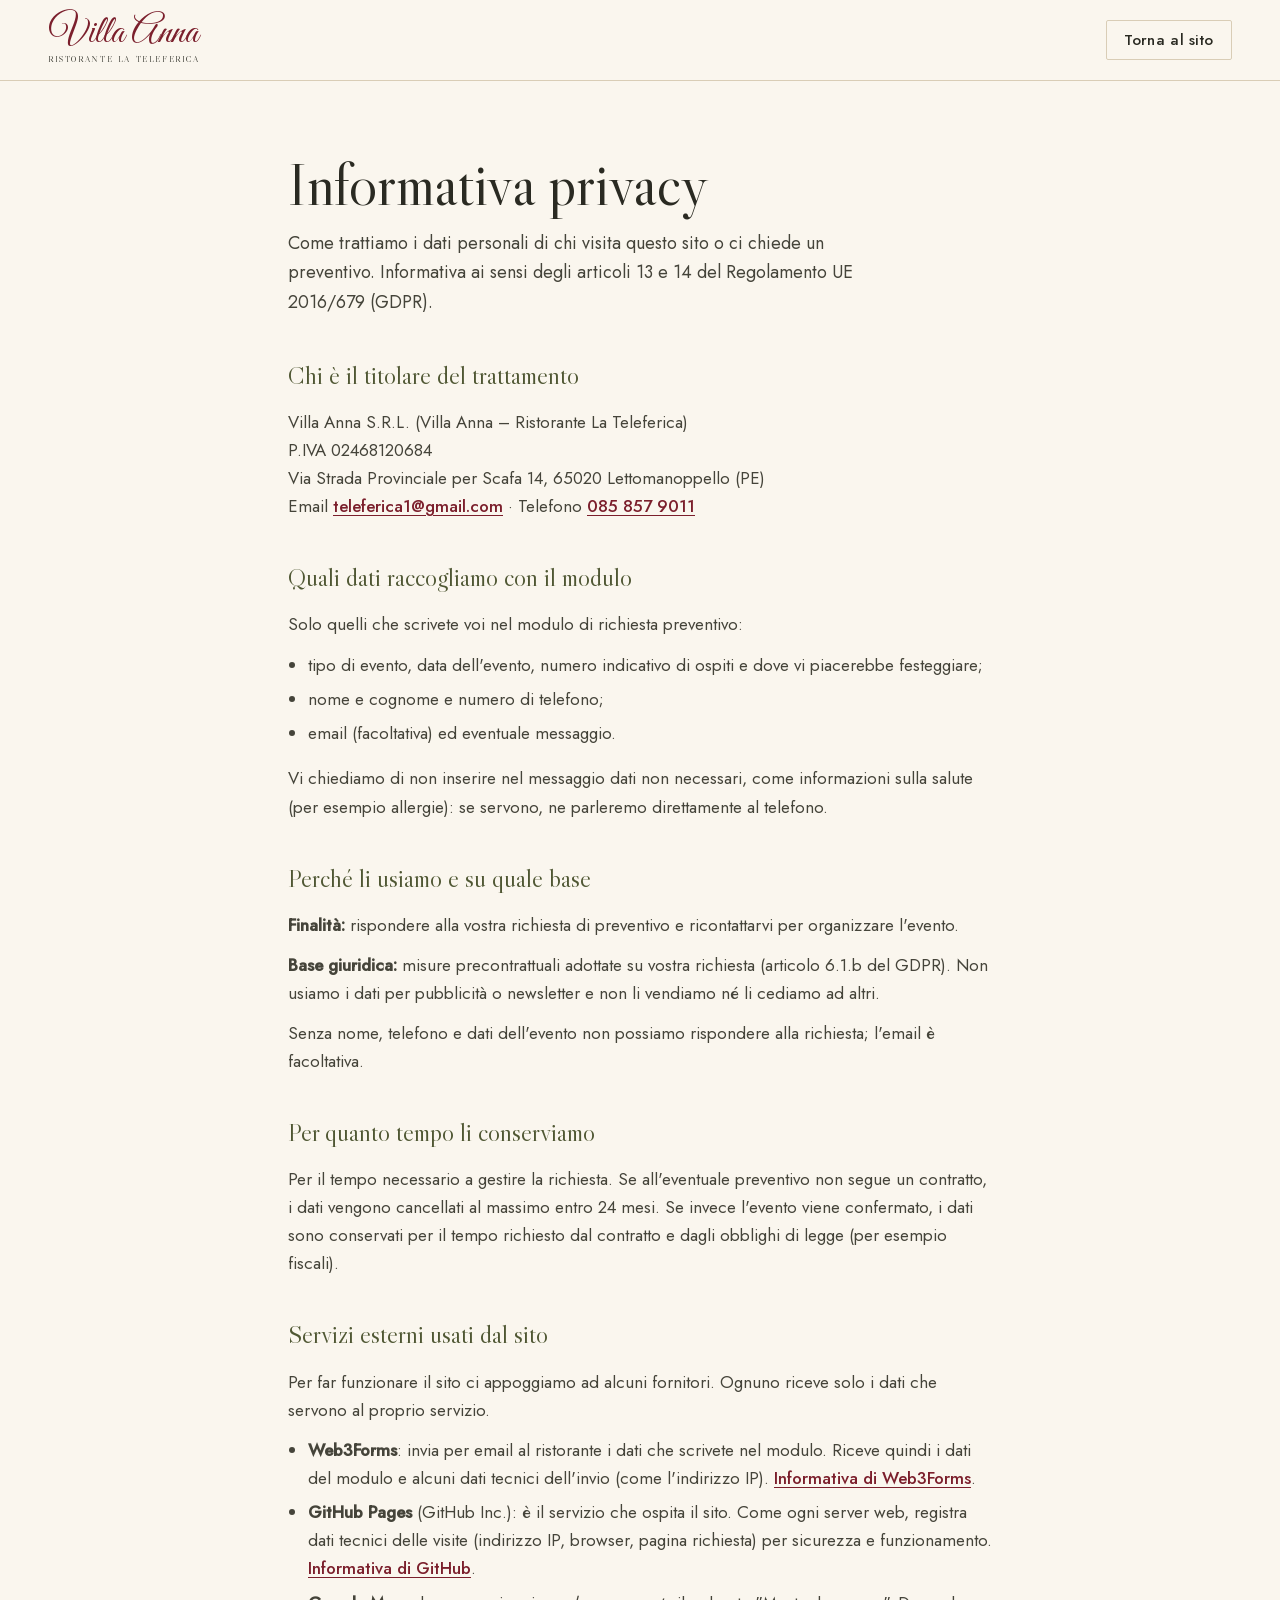
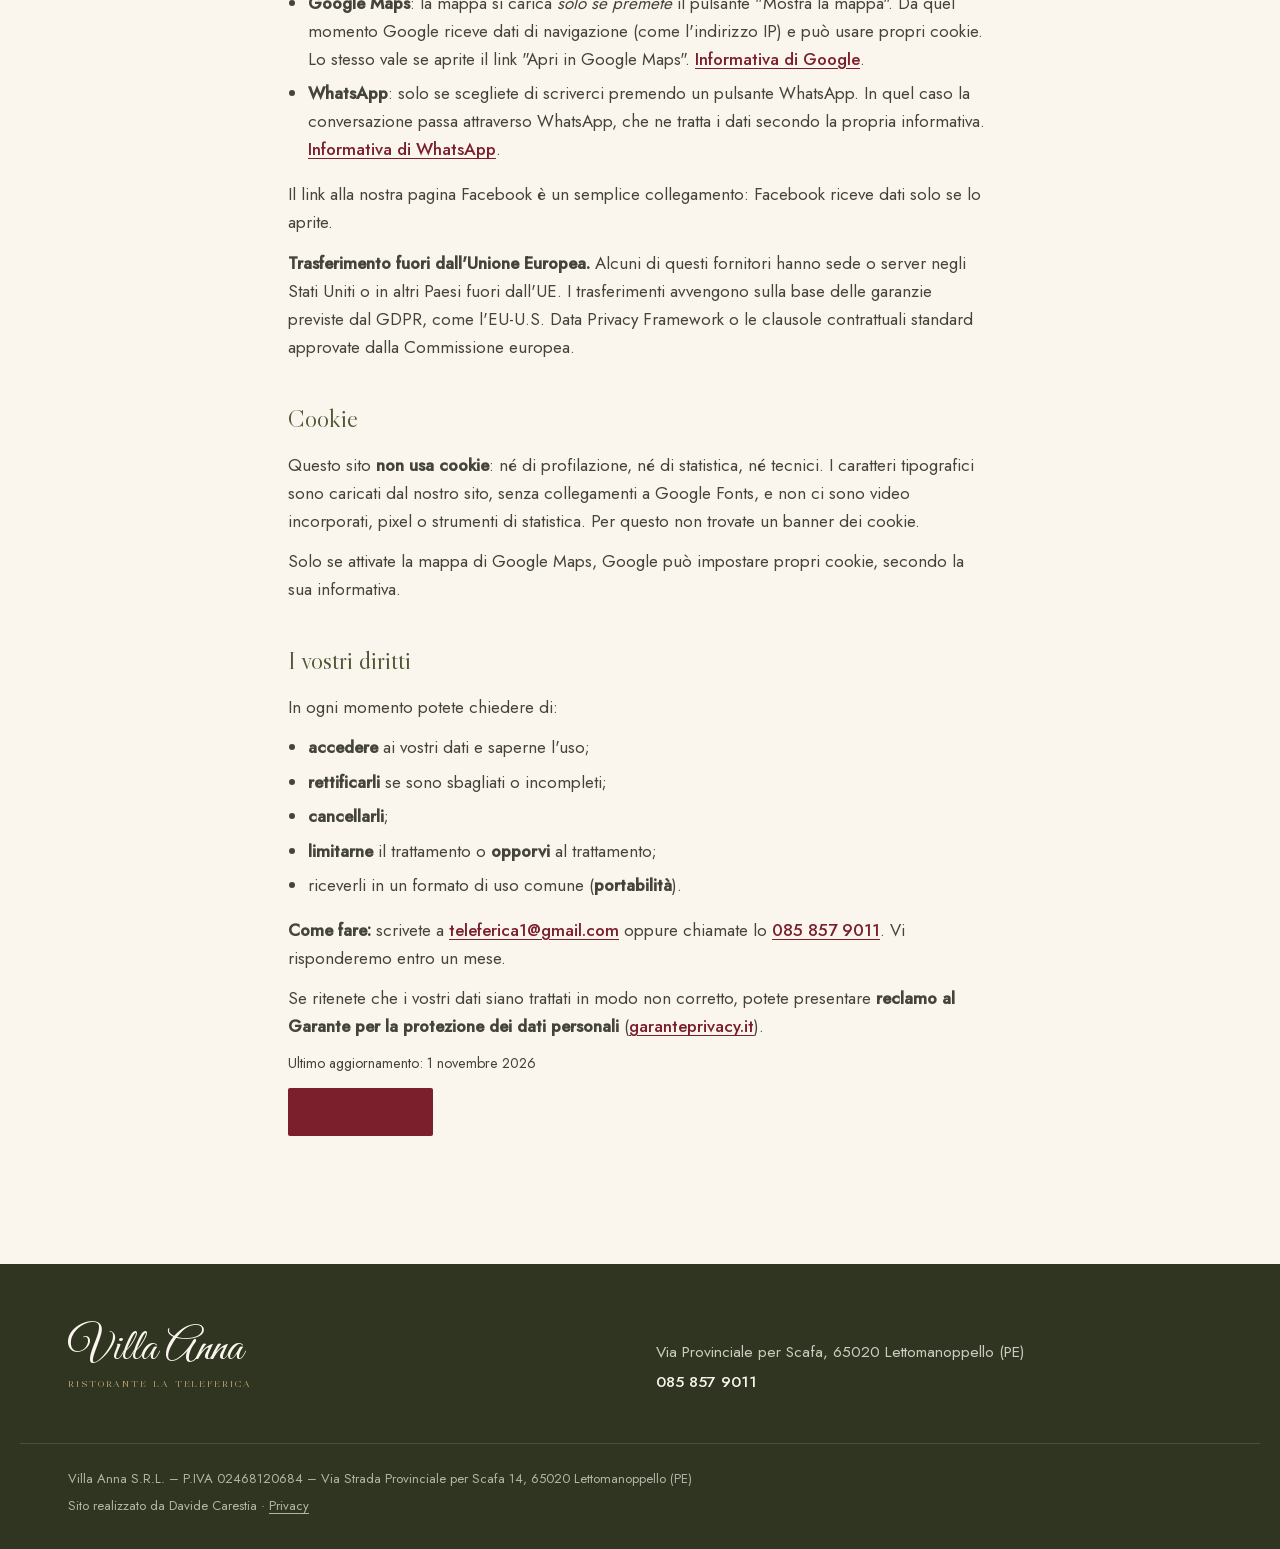
<file: privacy.html>
<!doctype html>
<html lang="it">
<head>
  <meta charset="utf-8">
  <meta name="viewport" content="width=device-width, initial-scale=1, viewport-fit=cover">
  <title>Privacy | Villa Anna – Ristorante La Teleferica</title>
  <meta name="description" content="Informativa privacy e cookie del sito di Villa Anna – Ristorante La Teleferica a Lettomanoppello (PE): titolare, dati del modulo, servizi esterni e diritti.">
  <meta name="theme-color" content="#2F3520">
  <link rel="canonical" href="https://villaannalateleferica.it/privacy.html">

  <link rel="icon" type="image/png" sizes="32x32" href="img/favicon-32.png">
  <link rel="icon" type="image/png" sizes="192x192" href="img/favicon-192.png">
  <link rel="apple-touch-icon" href="img/apple-touch-icon.png">

  <link rel="preload" href="fonts/jost-latin.woff2" as="font" type="font/woff2" crossorigin>
  <link rel="preload" href="fonts/libre-caslon-display-latin.woff2" as="font" type="font/woff2" crossorigin>
  <link rel="stylesheet" href="style.css?v=16">
</head>
<body>
  <a class="skip" href="#contenuto">Vai al contenuto</a>

  <header class="header is-solid">
    <a class="logo" href="./" aria-label="Villa Anna – Ristorante La Teleferica, torna alla pagina principale">
      <span class="logo__script">Villa Anna</span>
      <span class="logo__sub">Ristorante La Teleferica</span>
    </a>
    <div class="header__actions">
      <a class="btn btn--small btn--outline" href="./">Torna al sito</a>
    </div>
  </header>

  <main id="contenuto" class="section privacy">
    <div class="wrap">
      <h1 class="title">Informativa privacy</h1>
      <p class="intro">Come trattiamo i dati personali di chi visita questo sito o ci chiede un preventivo. Informativa ai sensi degli articoli 13 e 14 del Regolamento UE 2016/679 (GDPR).</p>

      <h2>Chi è il titolare del trattamento</h2>
      <p>Villa Anna S.R.L. (Villa Anna – Ristorante La Teleferica)<br>
      P.IVA 02468120684<br>
      Via Strada Provinciale per Scafa 14, 65020 Lettomanoppello (PE)<br>
      Email <a href="mailto:teleferica1@gmail.com">teleferica1@gmail.com</a> · Telefono <a href="tel:+390858579011">085 857 9011</a></p>

      <h2>Quali dati raccogliamo con il modulo</h2>
      <p>Solo quelli che scrivete voi nel modulo di richiesta preventivo:</p>
      <ul>
        <li>tipo di evento, data dell'evento, numero indicativo di ospiti e dove vi piacerebbe festeggiare;</li>
        <li>nome e cognome e numero di telefono;</li>
        <li>email (facoltativa) ed eventuale messaggio.</li>
      </ul>
      <p>Vi chiediamo di non inserire nel messaggio dati non necessari, come informazioni sulla salute (per esempio allergie): se servono, ne parleremo direttamente al telefono.</p>

      <h2>Perché li usiamo e su quale base</h2>
      <p><strong>Finalità:</strong> rispondere alla vostra richiesta di preventivo e ricontattarvi per organizzare l'evento.</p>
      <p><strong>Base giuridica:</strong> misure precontrattuali adottate su vostra richiesta (articolo 6.1.b del GDPR). Non usiamo i dati per pubblicità o newsletter e non li vendiamo né li cediamo ad altri.</p>
      <p>Senza nome, telefono e dati dell'evento non possiamo rispondere alla richiesta; l'email è facoltativa.</p>

      <h2>Per quanto tempo li conserviamo</h2>
      <p>Per il tempo necessario a gestire la richiesta. Se all'eventuale preventivo non segue un contratto, i dati vengono cancellati al massimo entro 24 mesi. Se invece l'evento viene confermato, i dati sono conservati per il tempo richiesto dal contratto e dagli obblighi di legge (per esempio fiscali).</p>

      <h2>Servizi esterni usati dal sito</h2>
      <p>Per far funzionare il sito ci appoggiamo ad alcuni fornitori. Ognuno riceve solo i dati che servono al proprio servizio.</p>
      <ul>
        <li><strong>Web3Forms</strong>: invia per email al ristorante i dati che scrivete nel modulo. Riceve quindi i dati del modulo e alcuni dati tecnici dell'invio (come l'indirizzo IP). <a href="https://web3forms.com/privacy" target="_blank" rel="noopener">Informativa di Web3Forms</a>.</li>
        <li><strong>GitHub Pages</strong> (GitHub Inc.): è il servizio che ospita il sito. Come ogni server web, registra dati tecnici delle visite (indirizzo IP, browser, pagina richiesta) per sicurezza e funzionamento. <a href="https://docs.github.com/it/site-policy/privacy-policies/github-general-privacy-statement" target="_blank" rel="noopener">Informativa di GitHub</a>.</li>
        <li><strong>Google Maps</strong>: la mappa si carica <em>solo se premete</em> il pulsante "Mostra la mappa". Da quel momento Google riceve dati di navigazione (come l'indirizzo IP) e può usare propri cookie. Lo stesso vale se aprite il link "Apri in Google Maps". <a href="https://policies.google.com/privacy?hl=it" target="_blank" rel="noopener">Informativa di Google</a>.</li>
        <li><strong>WhatsApp</strong>: solo se scegliete di scriverci premendo un pulsante WhatsApp. In quel caso la conversazione passa attraverso WhatsApp, che ne tratta i dati secondo la propria informativa. <a href="https://www.whatsapp.com/legal/privacy-policy-eea" target="_blank" rel="noopener">Informativa di WhatsApp</a>.</li>
      </ul>
      <p>Il link alla nostra pagina Facebook è un semplice collegamento: Facebook riceve dati solo se lo aprite.</p>
      <p><strong>Trasferimento fuori dall'Unione Europea.</strong> Alcuni di questi fornitori hanno sede o server negli Stati Uniti o in altri Paesi fuori dall'UE. I trasferimenti avvengono sulla base delle garanzie previste dal GDPR, come l'EU-U.S. Data Privacy Framework o le clausole contrattuali standard approvate dalla Commissione europea.</p>

      <h2>Cookie</h2>
      <p>Questo sito <strong>non usa cookie</strong>: né di profilazione, né di statistica, né tecnici. I caratteri tipografici sono caricati dal nostro sito, senza collegamenti a Google Fonts, e non ci sono video incorporati, pixel o strumenti di statistica. Per questo non trovate un banner dei cookie.</p>
      <p>Solo se attivate la mappa di Google Maps, Google può impostare propri cookie, secondo la sua informativa.</p>

      <h2>I vostri diritti</h2>
      <p>In ogni momento potete chiedere di:</p>
      <ul>
        <li><strong>accedere</strong> ai vostri dati e saperne l'uso;</li>
        <li><strong>rettificarli</strong> se sono sbagliati o incompleti;</li>
        <li><strong>cancellarli</strong>;</li>
        <li><strong>limitarne</strong> il trattamento o <strong>opporvi</strong> al trattamento;</li>
        <li>riceverli in un formato di uso comune (<strong>portabilità</strong>).</li>
      </ul>
      <p><strong>Come fare:</strong> scrivete a <a href="mailto:teleferica1@gmail.com">teleferica1@gmail.com</a> oppure chiamate lo <a href="tel:+390858579011">085 857 9011</a>. Vi risponderemo entro un mese.</p>
      <p>Se ritenete che i vostri dati siano trattati in modo non corretto, potete presentare <strong>reclamo al Garante per la protezione dei dati personali</strong> (<a href="https://www.garanteprivacy.it" target="_blank" rel="noopener">garanteprivacy.it</a>).</p>

      <p class="privacy__data">Ultimo aggiornamento: 1 novembre 2026</p>

      <p class="privacy__back"><a class="btn btn--bordeaux" href="./">Torna al sito</a></p>
    </div>
  </main>

  <footer class="footer">
    <div class="wrap footer__grid">
      <div class="footer__brand">
        <span class="logo__script">Villa Anna</span>
        <span class="logo__sub">Ristorante La Teleferica</span>
      </div>
      <div class="footer__contacts">
        <p>Via Provinciale per Scafa, 65020 Lettomanoppello (PE)</p>
        <p><a href="tel:+390858579011">085 857 9011</a></p>
      </div>
    </div>
    <p class="footer__credit">
      <span class="footer__legal">Villa Anna S.R.L. – P.IVA 02468120684 – Via Strada Provinciale per Scafa 14, 65020 Lettomanoppello (PE)</span>
      Sito realizzato da Davide Carestia · <a href="privacy.html">Privacy</a></p>
  </footer>
</body>
</html>
</file>
<file: style.css>
/* =========================================================
   Villa Anna – Ristorante La Teleferica
   ========================================================= */

/* Font serviti dal sito (niente Google Fonts) */
@font-face {
  font-family: "Great Vibes";
  font-style: normal;
  font-weight: 400;
  font-display: swap;
  src: url("fonts/great-vibes-latin-ext.woff2") format("woff2");
  unicode-range: U+0100-02BA, U+02BD-02C5, U+02C7-02CC, U+02CE-02D7, U+02DD-02FF, U+0304, U+0308, U+0329, U+1D00-1DBF, U+1E00-1E9F, U+1EF2-1EFF, U+2020, U+20A0-20AB, U+20AD-20C4, U+2113, U+2C60-2C7F, U+A720-A7FF;
}
@font-face {
  font-family: "Great Vibes";
  font-style: normal;
  font-weight: 400;
  font-display: swap;
  src: url("fonts/great-vibes-latin.woff2") format("woff2");
  unicode-range: U+0000-00FF, U+0131, U+0152-0153, U+02BB-02BC, U+02C6, U+02DA, U+02DC, U+0304, U+0308, U+0329, U+2000-206F, U+20AC, U+2122, U+2191, U+2193, U+2212, U+2215, U+FEFF, U+FFFD;
}
@font-face {
  font-family: "Jost";
  font-style: normal;
  font-weight: 400 500;
  font-display: swap;
  src: url("fonts/jost-latin-ext.woff2") format("woff2");
  unicode-range: U+0100-02BA, U+02BD-02C5, U+02C7-02CC, U+02CE-02D7, U+02DD-02FF, U+0304, U+0308, U+0329, U+1D00-1DBF, U+1E00-1E9F, U+1EF2-1EFF, U+2020, U+20A0-20AB, U+20AD-20C4, U+2113, U+2C60-2C7F, U+A720-A7FF;
}
@font-face {
  font-family: "Jost";
  font-style: normal;
  font-weight: 400 500;
  font-display: swap;
  src: url("fonts/jost-latin.woff2") format("woff2");
  unicode-range: U+0000-00FF, U+0131, U+0152-0153, U+02BB-02BC, U+02C6, U+02DA, U+02DC, U+0304, U+0308, U+0329, U+2000-206F, U+20AC, U+2122, U+2191, U+2193, U+2212, U+2215, U+FEFF, U+FFFD;
}
@font-face {
  font-family: "Libre Caslon Display";
  font-style: normal;
  font-weight: 400;
  font-display: swap;
  src: url("fonts/libre-caslon-display-latin-ext.woff2") format("woff2");
  unicode-range: U+0100-02BA, U+02BD-02C5, U+02C7-02CC, U+02CE-02D7, U+02DD-02FF, U+0304, U+0308, U+0329, U+1D00-1DBF, U+1E00-1E9F, U+1EF2-1EFF, U+2020, U+20A0-20AB, U+20AD-20C4, U+2113, U+2C60-2C7F, U+A720-A7FF;
}
@font-face {
  font-family: "Libre Caslon Display";
  font-style: normal;
  font-weight: 400;
  font-display: swap;
  src: url("fonts/libre-caslon-display-latin.woff2") format("woff2");
  unicode-range: U+0000-00FF, U+0131, U+0152-0153, U+02BB-02BC, U+02C6, U+02DA, U+02DC, U+0304, U+0308, U+0329, U+2000-206F, U+20AC, U+2122, U+2191, U+2193, U+2212, U+2215, U+FEFF, U+FFFD;
}

:root {
  --avorio: #FAF6EE;
  --pietra: #EAE2D2;
  --pietra-scura: #D9CDB6;
  --oliva: #4F5733;
  --oliva-scura: #2F3520;
  --bordeaux: #7B1F2C;
  --bordeaux-scuro: #5F1621;
  --oro: #A8854A;
  --oro-chiaro: #CFB27A;
  --inchiostro: #2A2A22;
  --testo: #45443A;

  --f-script: "Great Vibes", cursive;
  --f-serif: "Libre Caslon Display", "Didot", Georgia, serif;
  --f-sans: "Jost", "Helvetica Neue", Arial, sans-serif;

  --gutter: clamp(1rem, 4vw, 3rem);
  --max: 1240px;
  --header-h: 68px;
  --ease: cubic-bezier(.22, .61, .36, 1);
}

*, *::before, *::after { box-sizing: border-box; }

html {
  overflow-x: clip;
  scroll-behavior: smooth;
  scroll-padding-top: var(--header-h);
  -webkit-text-size-adjust: 100%;
}

body {
  margin: 0;
  background: var(--avorio);
  color: var(--testo);
  font-family: var(--f-sans);
  font-size: 1.0625rem;
  line-height: 1.65;
  overflow-x: hidden;
  overflow-x: clip;
  -webkit-font-smoothing: antialiased;
}

body.no-scroll { overflow: hidden; }

img { display: block; max-width: 100%; height: auto; }
figure { margin: 0; }
a { color: inherit; }
h1, h2, h3 { margin: 0; font-weight: 400; color: var(--inchiostro); }
p { margin: 0; }

:focus-visible {
  outline: 2px solid var(--oro);
  outline-offset: 3px;
}

.skip {
  position: absolute;
  left: 1rem;
  top: -4rem;
  z-index: 100;
  padding: .6rem 1rem;
  background: var(--bordeaux);
  color: var(--avorio);
}
.skip:focus { top: 1rem; }

.wrap {
  width: 100%;
  max-width: var(--max);
  margin-inline: auto;
  padding-inline: var(--gutter);
}

/* ---------- Tipografia comune ---------- */

.title {
  font-family: var(--f-serif);
  font-size: clamp(2.25rem, 5.2vw, 3.75rem);
  line-height: 1.08;
  letter-spacing: -.005em;
  text-wrap: balance;
}
.title--light { color: var(--avorio); }

.intro {
  margin-top: 1.25rem;
  max-width: 34em;
  font-size: 1.125rem;
}
.intro--light { color: rgba(250, 246, 238, .82); }

.note {
  margin-top: 1.5rem;
  font-size: .98rem;
}
.note a { color: var(--bordeaux); font-weight: 500; text-underline-offset: 3px; }

/* ---------- Pulsanti ---------- */

.btn {
  display: inline-flex;
  align-items: center;
  justify-content: center;
  gap: .5rem;
  min-height: 48px;
  padding: .75rem 1.5rem;
  border: 1px solid transparent;
  border-radius: 2px;
  font: 500 1rem/1.2 var(--f-sans);
  letter-spacing: .02em;
  text-decoration: none;
  cursor: pointer;
  transition: background-color .25s var(--ease), color .25s var(--ease), border-color .25s var(--ease);
}
.btn--small { min-height: 40px; padding: .5rem 1.1rem; font-size: .95rem; }
.btn--block { width: 100%; }

.btn--bordeaux { background: var(--bordeaux); color: var(--avorio); }
.btn--bordeaux:hover { background: var(--bordeaux-scuro); }

.btn--light { background: rgba(250, 246, 238, .1); color: var(--avorio); border-color: rgba(250, 246, 238, .75); backdrop-filter: blur(2px); }
.btn--light:hover { background: var(--avorio); color: var(--inchiostro); }

/* "Contattaci": bordo oro con un riflesso che scorre lentamente */
@property --giro {
  syntax: "<angle>";
  initial-value: 0deg;
  inherits: false;
}
.btn--contattaci {
  min-height: 42px;
  padding: .5rem 1.25rem;
  border: 1.5px solid transparent;
  border-radius: 999px;
  background:
    linear-gradient(var(--bordeaux), var(--bordeaux)) padding-box,
    conic-gradient(from var(--giro), #A8854A 0deg, #A8854A 220deg, #E8D3A0 270deg, #FFF6DC 290deg, #E8D3A0 310deg, #A8854A 360deg) border-box;
  color: var(--avorio);
  letter-spacing: .04em;
  box-shadow: 0 0 0 0 rgba(207, 178, 122, 0), 0 6px 18px -8px rgba(0, 0, 0, .45);
  animation: giro 6s linear infinite;
  transition: box-shadow .4s var(--ease), transform .3s var(--ease);
}
.btn--contattaci:hover {
  background:
    linear-gradient(var(--bordeaux-scuro), var(--bordeaux-scuro)) padding-box,
    conic-gradient(from var(--giro), #A8854A 0deg, #A8854A 220deg, #E8D3A0 270deg, #FFF6DC 290deg, #E8D3A0 310deg, #A8854A 360deg) border-box;
  box-shadow: 0 0 18px -2px rgba(207, 178, 122, .45), 0 6px 18px -8px rgba(0, 0, 0, .45);
}
@keyframes giro { to { --giro: 360deg; } }

.btn--hero {
  min-height: 58px;
  padding: 1rem 2.1rem;
  font-size: 1.08rem;
  letter-spacing: .03em;
  transition: background-color .3s var(--ease), color .3s var(--ease), border-color .3s var(--ease), transform .3s var(--ease), box-shadow .3s var(--ease);
}
.btn--hero-main {
  background: var(--bordeaux);
  color: var(--avorio);
  border-color: rgba(207, 178, 122, .55);
  box-shadow: 0 10px 30px -12px rgba(0, 0, 0, .6);
}
.btn--hero-main:hover {
  background: var(--bordeaux-scuro);
  border-color: var(--oro-chiaro);
  transform: translateY(-2px);
  box-shadow: 0 16px 34px -12px rgba(0, 0, 0, .7);
}
.btn--hero-alt {
  background: rgba(24, 26, 15, .35);
  color: var(--avorio);
  border: 1.5px solid rgba(250, 246, 238, .85);
  -webkit-backdrop-filter: blur(6px);
  backdrop-filter: blur(6px);
}
.btn--hero-alt:hover {
  background: var(--avorio);
  color: var(--inchiostro);
  border-color: var(--avorio);
  transform: translateY(-2px);
}

.btn--gold { background: transparent; color: var(--oro-chiaro); border-color: var(--oro); }
.btn--gold:hover { background: var(--oro); color: var(--oliva-scura); }

/* WhatsApp: verde oliva del sito, riconoscibile dall'icona */
.btn--wa { background: var(--oliva); color: var(--avorio); border-color: rgba(207, 178, 122, .45); }
.btn--wa:hover { background: #434A2B; border-color: var(--oro-chiaro); }

.ico-wa { fill: currentColor; }
.ico-tel { fill: none; stroke: currentColor; stroke-width: 1.5; stroke-linejoin: round; }
.btn .ico-wa,
.btn .ico-tel { width: 20px; height: 20px; flex: none; }

.btn--outline { background: transparent; color: var(--inchiostro); border-color: var(--pietra-scura); }
.btn--outline:hover { border-color: var(--inchiostro); }

/* ---------- Header ---------- */

.header {
  position: fixed;
  inset: 0 0 auto 0;
  z-index: 50;
  height: var(--header-h);
  display: flex;
  align-items: center;
  justify-content: space-between;
  padding-inline: var(--gutter);
  color: var(--avorio);
  transition: background-color .35s var(--ease), color .35s var(--ease), box-shadow .35s var(--ease);
}
.header.is-solid {
  background: rgba(250, 246, 238, .96);
  color: var(--inchiostro);
  box-shadow: 0 1px 0 var(--pietra-scura);
}
@supports (backdrop-filter: blur(8px)) {
  .header.is-solid { background: rgba(250, 246, 238, .88); backdrop-filter: blur(8px); }
}
.header.menu-open { background: transparent; color: var(--avorio); box-shadow: none; backdrop-filter: none; }

.logo {
  display: flex;
  flex-direction: column;
  align-items: center;
  text-decoration: none;
  line-height: 1;
  cursor: pointer;
}
.logo__script {
  font-family: var(--f-script);
  font-size: 2.1rem;
  line-height: .95;
}
.header.is-solid:not(.menu-open) .logo__script { color: var(--bordeaux); }
.logo__sub {
  margin-top: .1rem;
  font-family: var(--f-serif);
  font-size: .72rem;
  font-variant: small-caps;
  letter-spacing: .14em;
  text-transform: lowercase;
}

.header__actions { display: flex; align-items: center; gap: .75rem; }

.burger {
  position: relative;
  width: 44px;
  height: 44px;
  padding: 0;
  border: 0;
  background: transparent;
  color: inherit;
  cursor: pointer;
}
.burger span {
  position: absolute;
  left: 10px;
  width: 24px;
  height: 1.5px;
  background: currentColor;
  transition: transform .35s var(--ease), opacity .2s var(--ease), top .35s var(--ease);
}
.burger span:nth-child(1) { top: 15px; }
.burger span:nth-child(2) { top: 21.5px; }
.burger span:nth-child(3) { top: 28px; }
.burger[aria-expanded="true"] span:nth-child(1) { top: 21.5px; transform: rotate(45deg); }
.burger[aria-expanded="true"] span:nth-child(2) { opacity: 0; }
.burger[aria-expanded="true"] span:nth-child(3) { top: 21.5px; transform: rotate(-45deg); }

/* ---------- Menu a schermo intero ---------- */

.menu {
  position: fixed;
  inset: 0;
  z-index: 40;
  display: flex;
  flex-direction: column;
  justify-content: center;
  gap: 3rem;
  padding: calc(var(--header-h) + 1rem) var(--gutter) 2rem;
  background: var(--oliva-scura);
  color: var(--avorio);
  overflow-y: auto;
  opacity: 0;
  transition: opacity .35s var(--ease);
}
.menu[hidden] { display: none; }
.menu.is-open { opacity: 1; }

.menu__list {
  list-style: none;
  margin: 0;
  padding: 0;
  width: 100%;
  max-width: 640px;
  margin-inline: auto;
}
.menu__list li { border-bottom: 1px solid rgba(207, 178, 122, .25); }
.menu__list a {
  display: block;
  padding: .7rem 0;
  font-family: var(--f-serif);
  font-size: clamp(1.75rem, 6vw, 2.6rem);
  line-height: 1.2;
  text-decoration: none;
  transform: translateY(10px);
  opacity: 0;
  transition: transform .5s var(--ease), opacity .5s var(--ease), color .2s;
}
.menu.is-open .menu__list a { transform: none; opacity: 1; }
.menu.is-open .menu__list li:nth-child(2) a { transition-delay: .04s; }
.menu.is-open .menu__list li:nth-child(3) a { transition-delay: .08s; }
.menu.is-open .menu__list li:nth-child(4) a { transition-delay: .12s; }
.menu.is-open .menu__list li:nth-child(5) a { transition-delay: .16s; }
.menu__list a:hover { color: var(--oro-chiaro); }

.menu__foot {
  width: 100%;
  max-width: 640px;
  margin-inline: auto;
  color: rgba(250, 246, 238, .7);
  font-size: .95rem;
}
.menu__tel {
  display: inline-block;
  margin-bottom: .25rem;
  color: var(--oro-chiaro);
  font-size: 1.25rem;
  text-decoration: none;
}
.menu__wa {
  display: flex;
  align-items: center;
  gap: .55rem;
  width: fit-content;
  min-height: 44px;
  margin-bottom: .5rem;
  color: var(--avorio);
  font-size: 1.05rem;
  text-decoration: none;
}
.menu__wa .ico-wa { width: 20px; height: 20px; flex: none; color: var(--oro-chiaro); }
.menu__wa:hover { color: var(--oro-chiaro); }

/* ---------- Hero ---------- */

.hero {
  --hero-fade: clamp(56px, 8vh, 88px); /* corta: non copre scalinata e tappeto */
  position: relative;
  min-height: 100vh;
  min-height: 100svh;
  display: flex;
  align-items: flex-end;
  overflow: hidden;
  background: var(--oliva-scura);
  color: var(--avorio);
}
.hero__media {
  position: absolute;
  inset: 0;
  will-change: transform;
}
/* la villa vista dall'alto, di sera: tetto, balconi e portico a sinistra, alberi scuri a destra */
.hero__img {
  position: absolute;
  inset: 0;
  width: 100%;
  height: 100%;
  object-fit: cover;
  object-position: 80% 40%;
  transform-origin: 40% 45%;
}
/* sfumatura che fonde la foto con l'avorio della sezione successiva */
.hero__fade {
  position: absolute;
  left: 0;
  right: 0;
  bottom: 0;
  height: var(--hero-fade);
  pointer-events: none;
  background: linear-gradient(to bottom,
    rgba(250, 246, 238, 0) 0%,
    rgba(250, 246, 238, .06) 18%,
    rgba(250, 246, 238, .2) 36%,
    rgba(250, 246, 238, .42) 54%,
    rgba(250, 246, 238, .68) 72%,
    rgba(250, 246, 238, .9) 88%,
    var(--avorio) 100%);
}
/* si scurisce mentre si scorre (opacità guidata da script.js) */
.hero__shade {
  position: absolute;
  inset: 0;
  background: #181A0F;
  opacity: 0;
  pointer-events: none;
}
/* sfumatura scura solo dietro al testo (a destra, sopra gli alberi) e sotto l'header */
.hero__veil {
  position: absolute;
  inset: 0;
  background:
    radial-gradient(ellipse 40% 64% at 86% 48%, rgba(24, 26, 15, .7) 0%, rgba(24, 26, 15, .52) 45%, rgba(24, 26, 15, .2) 76%, rgba(24, 26, 15, 0) 100%),
    linear-gradient(to bottom, rgba(24, 26, 15, .42) 0, rgba(24, 26, 15, 0) 130px);
}
.hero__content {
  position: relative;
  width: 100%;
  max-width: var(--max);
  margin-inline: auto;
  padding: 7rem var(--gutter) calc(var(--hero-fade) + 1rem);
}
.hero__title {
  max-width: 13em;
  font-family: var(--f-serif);
  font-size: clamp(2.5rem, 7.4vw, 5.4rem);
  line-height: 1.04;
  letter-spacing: -.01em;
  color: var(--avorio);
  text-wrap: balance;
  text-shadow: 0 1px 2px rgba(0, 0, 0, .3), 0 2px 26px rgba(0, 0, 0, .4);
}
.hero__lead {
  max-width: 30em;
  margin-top: 1.25rem;
  font-size: clamp(1.05rem, 1.6vw, 1.2rem);
  color: rgba(250, 246, 238, .92);
  text-shadow: 0 1px 12px rgba(0, 0, 0, .5);
}
.hero__ctas {
  display: flex;
  flex-wrap: wrap;
  gap: .75rem;
  margin-top: 2rem;
}
/* Badge Google */
.badge {
  display: inline-flex;
  align-items: center;
  gap: .65rem;
  min-height: 44px;
  padding: .45rem 1rem .45rem .85rem;
  border: 1px solid rgba(207, 178, 122, .55);
  border-radius: 999px;
  font-size: .95rem;
  text-decoration: none;
  transition: border-color .25s var(--ease), background-color .25s var(--ease);
}
.badge strong { font-weight: 500; }
.badge__stars { letter-spacing: .1em; font-size: .85rem; line-height: 1; }
.badge--hero {
  margin-top: 1.75rem;
  background: rgba(30, 33, 18, .45);
  color: var(--avorio);
}
.badge--hero .badge__stars { color: var(--oro-chiaro); }
.badge--hero:hover { border-color: var(--oro-chiaro); background: rgba(30, 33, 18, .7); }
.badge--light {
  margin-top: 1.5rem;
  border-color: var(--pietra-scura);
  background: #FFFDF8;
  color: var(--inchiostro);
}
.badge--light .badge__stars { color: #8A6A2F; }
.badge--light:hover { border-color: var(--oro); }

/* Indicatore di scroll */
.scroll-hint {
  position: absolute;
  right: var(--gutter);
  bottom: calc(var(--hero-fade) + 1rem);
  z-index: 1;
  display: flex;
  flex-direction: column;
  align-items: center;
  gap: .6rem;
  padding: .5rem;
  color: rgba(250, 246, 238, .85);
  font-size: .8rem;
  letter-spacing: .08em;
  text-decoration: none;
}
.scroll-hint__line {
  position: relative;
  width: 1px;
  height: 56px;
  overflow: hidden;
  background: rgba(250, 246, 238, .3);
}
.scroll-hint__line::after {
  content: "";
  position: absolute;
  left: 0;
  top: 0;
  width: 1px;
  height: 40%;
  background: var(--oro-chiaro);
  animation: scroll-line 2.2s var(--ease) infinite;
}
@keyframes scroll-line {
  0% { transform: translateY(-100%); }
  70%, 100% { transform: translateY(260%); }
}

/* Sequenza d'ingresso dell'hero: il titolo sale parola per parola */
/* dissolvenza breve e zoom leggerissimo all'indietro: la foto finisce nitida, a grandezza naturale */
.js .hero__img { animation: hero-in-media .8s var(--ease) both, hero-zoom 18s cubic-bezier(.2, .6, .35, 1) both; }
.hero__title .w {
  display: inline-block;
  overflow: hidden;
  padding-bottom: .12em;
  margin-bottom: -.12em;
  vertical-align: top;
}
.hero__title .w > span { display: inline-block; }
.js .hero__title .w > span {
  animation: word-up 1.1s var(--ease) both;
  animation-delay: calc(.2s + var(--i) * .07s);
}
.js .hero__lead,
.js .hero__ctas,
.js .badge--hero,
.js .scroll-hint { animation: hero-in 1s var(--ease) both; }
.js .hero__lead { animation-delay: .75s; }
.js .hero__ctas { animation-delay: .9s; }
.js .badge--hero { animation-delay: 1.05s; }
.js .scroll-hint { animation-delay: 1.3s; }

@keyframes hero-in-media { from { opacity: 0; } to { opacity: 1; } }
@keyframes hero-zoom { from { transform: scale(1.04); } to { transform: none; } }
@keyframes word-up { from { transform: translateY(110%); } to { transform: none; } }
@keyframes hero-in { from { opacity: 0; transform: translateY(18px); } to { opacity: 1; transform: none; } }

@media (max-width: 959px) {
  .hero { --hero-fade: 56px; }
  .hero__content { padding-bottom: calc(var(--hero-fade) + 3.5rem); }
  .scroll-hint { right: 50%; transform: translateX(50%); bottom: calc(var(--hero-fade) - .5rem); flex-direction: row; }
  .js .scroll-hint { animation-name: hero-in-x; }
  .scroll-hint__text { display: none; }
  .scroll-hint__line { height: 44px; }
}
/* Computer e tablet in orizzontale: villa libera a sinistra, testo in una colonna a destra sopra gli alberi */
@media (min-width: 960px), (min-width: 768px) and (orientation: landscape) {
  .hero { align-items: center; }
  .hero__content {
    display: grid;
    grid-template-columns: minmax(0, max(19rem, min(27rem, 30vw)));
    justify-content: end;
    max-width: none;
    padding-top: calc(var(--header-h) + 1.5rem);
    padding-bottom: calc(var(--hero-fade) + 1.5rem);
  }
  .hero__title { max-width: none; font-size: clamp(2.4rem, 3.5vw, 3.5rem); }
  .hero__lead { max-width: none; font-size: 1.05rem; }
  .hero__ctas { margin-top: 1.6rem; }
  .badge--hero { justify-self: start; }
}
@keyframes hero-in-x { from { opacity: 0; transform: translate(50%, 18px); } to { opacity: 1; transform: translateX(50%); } }

/* Telefono e tablet in verticale: testo in alto sul fondo scuro, la villa sotto, libera */
@media (max-width: 767px), (max-width: 959px) and (orientation: portrait) {
  .hero { --hero-fade: 36px; align-items: flex-start; background: #181A0F; }
  /* la foto parte sotto il testo e sfuma nel fondo scuro; misure in px perché il blocco di testo ha altezza fissa */
  .hero__img {
    top: auto;
    height: calc(100% - 268px);
    object-position: 50% 50%;
    transform-origin: 50% 45%;
    -webkit-mask-image: linear-gradient(to bottom, transparent 0, #000 40px);
    mask-image: linear-gradient(to bottom, transparent 0, #000 40px);
  }
  .hero__veil { background: none; }
  .header:not(.is-solid) .logo { text-shadow: 0 1px 10px rgba(0, 0, 0, .45); }
  .hero__content { padding-top: calc(var(--header-h) + .75rem); padding-bottom: 0; }
  .hero__title { font-size: clamp(1.9rem, 8.4vw, 2.25rem); }
  .hero__lead { margin-top: .5rem; font-size: .95rem; line-height: 1.5; }
  .hero__lead-extra { display: none; }
  .hero__ctas { flex-wrap: nowrap; gap: .6rem; margin-top: .9rem; }
  .hero__ctas .btn { flex: 1 1 0; min-height: 44px; padding: .5rem .9rem; gap: .45rem; font-size: .95rem; letter-spacing: .02em; }
  .hero__ctas .btn .ico-tel,
  .hero__ctas .btn .ico-wa { width: 17px; height: 17px; }
  .badge--hero {
    min-height: 32px;
    margin-top: .7rem;
    padding: .25rem .75rem .25rem .65rem;
    gap: .45rem;
    border-color: rgba(207, 178, 122, .4);
    font-size: .8rem;
    white-space: nowrap;
  }
  .badge--hero .badge__stars { font-size: .7rem; }
  .scroll-hint { display: none; }
}
/* telefoni bassi: senza la frase, così la villa ha più spazio */
@media (max-width: 767px) and (max-height: 760px) {
  .hero__lead { display: none; }
  .hero__img { height: calc(100% - 232px); }
}

/* ---------- Sezioni ---------- */

.section { padding-block: clamp(4.5rem, 10vw, 8rem); overflow-x: clip; }

/* Cornice ad arco: richiama il colonnato del giardino */
.arch {
  padding: 10px;
  border: 1px solid var(--oro);
  border-radius: 999px 999px 3px 3px;
}
.arch img {
  width: 100%;
  height: 100%;
  object-fit: cover;
  border-radius: 999px 999px 2px 2px;
}
.arch--tall { aspect-ratio: 4 / 5; }
.arch--wide { border-radius: 50% 50% 3px 3px / 26% 26% 3px 3px; }
.arch--wide img { border-radius: 50% 50% 2px 2px / 25% 25% 2px 2px; aspect-ratio: 4 / 3; }

/* Il ristorante */
.ristorante__grid {
  display: grid;
  grid-template-columns: minmax(0, 1fr);
  gap: 3.5rem;
}
.facts {
  margin: 2rem 0 0;
  max-width: 30rem;
  border-top: 1px solid var(--pietra-scura);
}
.facts__row {
  display: flex;
  justify-content: space-between;
  align-items: baseline;
  gap: 1rem;
  padding: .9rem 0;
  border-bottom: 1px solid var(--pietra-scura);
}
.facts dt { color: var(--testo); font-size: .98rem; }
.facts dd {
  margin: 0;
  font-family: var(--f-serif);
  font-size: 1.3rem;
  color: var(--inchiostro);
  text-align: right;
}

.ristorante__media { position: relative; }
.ristorante__media .arch { max-width: 460px; margin-inline: auto; }
.ristorante__arco img { object-position: 40% 50%; }
.ristorante__tavola { margin-top: 1.5rem; }
.ristorante__tavola img { width: 100%; border-radius: 2px; }
.ristorante__tavola figcaption {
  margin-top: .6rem;
  font-size: .9rem;
  font-style: italic;
}

/* La piscina: si apre con la fascia del tramonto, nitida e a colori pieni */
.piscina { padding-top: 0; background: var(--pietra); }
.piscina .band { min-height: clamp(320px, 46svh, 400px); margin-bottom: clamp(2.75rem, 7vw, 5.5rem); }
.piscina .band__media img { filter: none; transform: none; object-position: 50% 80%; }
/* solo un velo leggero dietro al titolo: il cielo resta acceso */
.piscina .band::after {
  background: radial-gradient(ellipse 58% 34% at 50% 52%, rgba(24, 26, 15, .5) 0%, rgba(24, 26, 15, .22) 60%, rgba(24, 26, 15, 0) 100%);
}
.piscina .band__text { text-shadow: 0 2px 22px rgba(0, 0, 0, .6), 0 0 2px rgba(0, 0, 0, .35); }
.piscina__grid { display: grid; grid-template-columns: minmax(0, 1fr); gap: 2.5rem; }
.piscina__text .intro { margin-top: 0; }
.piscina .arch { border-color: var(--oro); }
/* su telefono e tablet i tavoli aprono il carosello, sul computer stanno nell'arco */
.piscina__tavoli { display: none; }
.piscina__tavoli img { object-position: 50% 55%; }
.momenti {
  list-style: none;
  max-width: 30rem;
  margin: 1.75rem 0 0;
  padding: 0;
  border-top: 1px solid var(--pietra-scura);
}
.momenti li {
  position: relative;
  padding: .95rem 0 .95rem 1.6rem;
  border-bottom: 1px solid var(--pietra-scura);
}
.momenti li::before {
  content: "";
  position: absolute;
  left: 2px;
  top: 1.45rem;
  width: 7px;
  height: 7px;
  border: 1px solid var(--oro);
  transform: rotate(45deg);
}
.momenti h3 {
  font-family: var(--f-serif);
  font-size: 1.3rem;
  line-height: 1.25;
}
.momenti p { margin-top: .2rem; }
.piscina__altre { margin-top: 2.5rem; }
.piscina__foto figcaption {
  margin-top: .6rem;
  font-size: .9rem;
  font-style: italic;
}

/* Carosello su telefono: si scorre di lato senza allungare la pagina */
.carosello {
  --h: clamp(230px, 68vw, 380px);
  display: flex;
  gap: 10px;
  margin-inline: calc(var(--gutter) * -1);
  padding-inline: var(--gutter);
  overflow-x: auto;
  overscroll-behavior-x: contain;
  scroll-snap-type: x mandatory;
  scroll-padding-inline: var(--gutter);
  scrollbar-width: none;
  -webkit-overflow-scrolling: touch;
}
.carosello::-webkit-scrollbar { display: none; }
.carosello > * { flex: none; width: min-content; scroll-snap-align: start; }
.carosello img,
.carosello .gallery__item img {
  width: auto;
  max-width: 84vw;
  height: var(--h);
  object-fit: cover;
  border-radius: 2px;
}

/* Caroselli di carte e foto: si scorrono con il dito, puntini e frecce li aggiunge script.js */
.scorre {
  display: flex;
  gap: 12px;
  margin-inline: calc(var(--gutter) * -1);
  padding-inline: var(--gutter);
  overflow-x: auto;
  overscroll-behavior-x: contain;
  scroll-snap-type: x mandatory;
  scroll-padding-inline: var(--gutter);
  scrollbar-width: none;
}
.scorre::-webkit-scrollbar { display: none; }
.scorre > * { flex: none; scroll-snap-align: start; }
@media (max-width: 959px) {
  .scorre-telefono {
    display: flex;
    gap: 12px;
    margin-inline: calc(var(--gutter) * -1);
    padding-inline: var(--gutter);
    overflow-x: auto;
    overscroll-behavior-x: contain;
    scroll-snap-type: x mandatory;
    scroll-padding-inline: var(--gutter);
    scrollbar-width: none;
  }
  .scorre-telefono::-webkit-scrollbar { display: none; }
  .scorre-telefono > * { scroll-snap-align: start; }
}

.scorre-nav {
  display: flex;
  align-items: center;
  justify-content: center;
  gap: .5rem;
  margin-top: 1rem;
  color: var(--oro);
}
.scorre-nav[hidden] { display: none; }
.scorre-nav__punti { display: flex; }
.scorre-nav__punto {
  position: relative;
  width: 22px;
  height: 36px;
  padding: 0;
  border: 0;
  background: none;
  color: inherit;
  cursor: pointer;
}
.scorre-nav__punto::before {
  content: "";
  position: absolute;
  top: 50%;
  left: 50%;
  width: 6px;
  height: 6px;
  border-radius: 3px;
  background: currentColor;
  opacity: .35;
  transform: translate(-50%, -50%);
  transition: width .3s var(--ease), opacity .3s var(--ease);
}
.scorre-nav__punto.is-active::before { width: 18px; opacity: 1; }
.scorre-nav__freccia {
  position: relative;
  flex: none;
  width: 40px;
  height: 40px;
  padding: 0;
  border: 1px solid currentColor;
  border-radius: 50%;
  background: transparent;
  color: inherit;
  cursor: pointer;
  transition: opacity .2s var(--ease), background-color .2s var(--ease);
}
.scorre-nav__freccia:hover:not(:disabled) { background: rgba(207, 178, 122, .14); }
.scorre-nav__freccia:disabled { opacity: .3; cursor: default; }
.scorre-nav__freccia::before {
  content: "";
  position: absolute;
  top: 50%;
  left: 50%;
  width: 8px;
  height: 8px;
  border-top: 1.5px solid currentColor;
  border-right: 1.5px solid currentColor;
}
.scorre-nav__freccia--prev::before { transform: translate(-35%, -50%) rotate(-135deg); }
.scorre-nav__freccia--next::before { transform: translate(-65%, -50%) rotate(45deg); }
.eventi .scorre-nav { color: var(--oro-chiaro); }

/* Eventi */
.eventi {
  background: var(--oliva-scura);
  color: rgba(250, 246, 238, .82);
}
.eventi .arch { border-color: rgba(207, 178, 122, .6); }

/* Schede degli eventi */
.occasioni {
  list-style: none;
  margin: 2.5rem 0 0;
  padding: 0;
}
/* su telefono e tablet: carte da scorrere, la successiva si intravede */
.occasione {
  flex: 0 0 min(80%, 320px);
  padding: 1.5rem 1.35rem 1.6rem;
  border: 1px solid rgba(207, 178, 122, .32);
  border-radius: 2px;
  background: rgba(250, 246, 238, .035);
  transition: background-color .3s var(--ease);
}
.occasione:hover { background: #353B25; }
.occasione__icon {
  width: 44px;
  height: 44px;
  fill: none;
  stroke: var(--oro-chiaro);
  stroke-width: 1.2;
  stroke-linecap: round;
  stroke-linejoin: round;
}
.occasione h3 {
  margin-top: 1rem;
  font-family: var(--f-serif);
  font-size: 1.5rem;
  line-height: 1.2;
  color: var(--avorio);
  text-wrap: balance;
}
.occasione p { margin-top: .5rem; }

/* Punti forti */
.forti {
  display: grid;
  grid-template-columns: minmax(0, 1fr);
  gap: 2.5rem;
  margin-top: clamp(3.5rem, 8vw, 6rem);
}
.forti__title {
  font-family: var(--f-serif);
  font-size: clamp(1.8rem, 3.6vw, 2.5rem);
  line-height: 1.1;
  color: var(--avorio);
}
.forti__list {
  list-style: none;
  margin: 1.5rem 0 0;
  padding: 0;
}
.forti__list li {
  position: relative;
  padding: 1rem 0 1rem 1.6rem;
  border-bottom: 1px solid rgba(207, 178, 122, .25);
}
.forti__list li::before {
  content: "";
  position: absolute;
  left: 2px;
  top: 1.55rem;
  width: 7px;
  height: 7px;
  border: 1px solid var(--oro-chiaro);
  transform: rotate(45deg);
}
.forti__list h4 {
  margin: 0;
  font-family: var(--f-serif);
  font-size: 1.3rem;
  font-weight: 400;
  line-height: 1.25;
  color: var(--avorio);
}
.forti__list p { margin-top: .25rem; }


/* Come organizziamo */
.passi__head { max-width: 40rem; }
.passi__list {
  list-style: none;
  display: grid;
  grid-template-columns: minmax(0, 1fr);
  gap: 0;
  margin: 3rem 0 0;
  padding: 0;
}
.passo {
  position: relative;
  padding: 0 0 2.25rem 4.5rem;
}
/* filo che unisce i passaggi */
.passo::before {
  content: "";
  position: absolute;
  left: 27px;
  top: 56px;
  bottom: 0;
  width: 1px;
  background: var(--pietra-scura);
}
.passo:last-child { padding-bottom: 0; }
.passo:last-child::before { display: none; }
.passo__n {
  position: absolute;
  left: 0;
  top: 0;
  display: grid;
  place-items: center;
  width: 55px;
  height: 55px;
  border: 1px solid var(--oro);
  border-radius: 50%;
  background: var(--avorio);
  font-family: var(--f-serif);
  font-size: 1.6rem;
  line-height: 1;
  color: var(--bordeaux);
}
.passo h3 {
  padding-top: .7rem;
  font-family: var(--f-serif);
  font-size: 1.45rem;
  line-height: 1.2;
  text-wrap: balance;
}
.passo p { margin-top: .45rem; max-width: 30em; }
.passi__cta {
  display: flex;
  flex-wrap: wrap;
  gap: .75rem;
  margin-top: 3rem;
}

/* Giardino */
.giardino { background: var(--pietra); }
.giardino__head { max-width: 40rem; }

.gallery {
  display: grid;
  grid-template-columns: minmax(0, 1fr);
  gap: 12px;
  margin-top: 2.75rem;
}
.gallery__col { display: grid; grid-template-columns: minmax(0, 1fr); gap: 12px; min-width: 0; }
.gallery__pair { display: flex; align-items: flex-start; gap: 12px; }

.gallery__item {
  display: block;
  min-width: 0;
  position: relative;
  padding: 0;
  border: 0;
  background: var(--pietra-scura);
  overflow: hidden;
  cursor: zoom-in;
}
.gallery__item img {
  width: 100%;
  height: 100%;
  object-fit: cover;
  transition: transform .8s var(--ease), filter .4s var(--ease);
}
.gallery__item:hover img { transform: scale(1.03); }

.g-fontana { aspect-ratio: 4 / 5; }
.g-fontana img { object-position: 50% 45%; }
.g-archi { aspect-ratio: 16 / 9; }
/* le due foto piccole restano nelle loro proporzioni (logo stampato negli angoli) */
.g-alto { flex: 1.333 1 0; aspect-ratio: 640 / 480; }
.g-rose { flex: 1.506 1 0; aspect-ratio: 720 / 478; }

/* Galleria: carosello su telefono, griglia su computer */
.galleria { background: var(--oliva-scura); color: rgba(250, 246, 238, .82); }
.galleria__head { max-width: 40rem; }
.galleria__grid { margin-top: 2.5rem; }
.galleria__foto { background: rgba(250, 246, 238, .06); }
.galleria__progress {
  height: 1px;
  margin-top: 1.25rem;
  background: rgba(207, 178, 122, .25);
  overflow: hidden;
}
.galleria__progress span {
  display: block;
  height: 100%;
  background: var(--oro-chiaro);
  transform: scaleX(.08);
  transform-origin: left;
}
.galleria__azioni { margin-top: 1.75rem; }

/* Richiesta */
.richiesta__grid { display: grid; grid-template-columns: minmax(0, 1fr); gap: 2.5rem; }
.richiesta__box {
  background: #FFFDF8;
  border: 1px solid var(--pietra-scura);
  padding: clamp(1.25rem, 4vw, 2.5rem);
}

.form {
  display: grid;
  gap: 1.1rem 1.25rem;
}
.field { display: flex; flex-direction: column; min-width: 0; }
.field label {
  margin-bottom: .35rem;
  font-size: .95rem;
  font-weight: 500;
  color: var(--inchiostro);
}
.field__opt { font-weight: 400; color: var(--testo); }
.field input,
.field select,
.field textarea {
  width: 100%;
  min-height: 48px;
  padding: .7rem .85rem;
  border: 1px solid var(--pietra-scura);
  border-radius: 2px;
  background: var(--avorio);
  color: var(--inchiostro);
  font: 400 1rem/1.4 var(--f-sans);
  appearance: none;
  -webkit-appearance: none;
  transition: border-color .2s;
}
.field select {
  padding-right: 2.5rem;
  background-image: url("data:image/svg+xml,%3Csvg xmlns='http://www.w3.org/2000/svg' width='12' height='8' viewBox='0 0 12 8'%3E%3Cpath d='M1 1.5l5 5 5-5' fill='none' stroke='%237B1F2C' stroke-width='1.5'/%3E%3C/svg%3E");
  background-repeat: no-repeat;
  background-position: right .9rem center;
}
.field input[type="date"] { min-height: 48px; }
.field input::-webkit-date-and-time-value { text-align: left; }
.field textarea { resize: vertical; min-height: 7rem; }
.field input:focus,
.field select:focus,
.field textarea:focus { border-color: var(--oliva); outline: none; box-shadow: 0 0 0 3px rgba(79, 87, 51, .18); }
.field.has-error input,
.field.has-error select { border-color: var(--bordeaux); }
.field__error {
  min-height: 0;
  margin-top: .3rem;
  font-size: .88rem;
  color: var(--bordeaux);
}
.field__error:empty { display: none; }
.field__hint { margin-top: .3rem; font-size: .88rem; color: var(--testo); }
.req { color: var(--bordeaux); }
.richiesta__wa {
  margin-top: 1.75rem;
  padding-top: 1.5rem;
  border-top: 1px solid var(--pietra-scura);
}
.richiesta__wa-testo {
  margin-bottom: .75rem;
  font-family: var(--f-serif);
  font-size: 1.35rem;
  line-height: 1.2;
  color: var(--oliva);
}
.form__legend { grid-column: 1 / -1; font-size: .9rem; }
.form__summary { margin-top: .75rem; font-size: .92rem; color: var(--bordeaux); }
.form__summary:empty { display: none; }
.form__privacy { margin-top: .75rem; font-size: .82rem; line-height: 1.45; color: var(--testo); }
.form__privacy a { color: var(--bordeaux); font-weight: 500; text-underline-offset: 3px; }
.sr-only {
  position: absolute;
  width: 1px;
  height: 1px;
  overflow: hidden;
  clip: rect(0 0 0 0);
  white-space: nowrap;
}

/* Scelta giardino / sala */
.choice { margin: 0; padding: 0; border: 0; }
.choice legend {
  margin-bottom: .5rem;
  padding: 0;
  font-size: .95rem;
  font-weight: 500;
  color: var(--inchiostro);
}
.choice__opts { display: grid; grid-template-columns: 1fr 1fr; gap: .5rem; }
.choice__opt { position: relative; display: block; cursor: pointer; }
.choice__opt input {
  position: absolute;
  inset: 0;
  opacity: 0;
  margin: 0;
  cursor: pointer;
}
.choice__opt span {
  display: flex;
  align-items: center;
  justify-content: center;
  min-height: 48px;
  padding: .55rem .75rem;
  border: 1px solid var(--pietra-scura);
  border-radius: 2px;
  background: var(--avorio);
  color: var(--inchiostro);
  font-size: .95rem;
  text-align: center;
  transition: border-color .2s, background-color .2s, color .2s;
}
.choice__opt:hover span { border-color: var(--oliva); }
.choice__opt input:checked + span {
  border-color: var(--oliva);
  background: var(--oliva);
  color: var(--avorio);
}
.choice__opt input:focus-visible + span { outline: 2px solid var(--oro); outline-offset: 2px; }

.form[hidden],
.conferma[hidden] { display: none; }
.conferma:focus { outline: none; }
.conferma__title {
  font-family: var(--f-serif);
  font-size: 2rem;
  color: var(--oliva);
}
.conferma > p { margin-top: .5rem; }
.conferma__list {
  margin: 1.25rem 0;
  border-top: 1px solid var(--pietra-scura);
}
.conferma__list div {
  display: grid;
  grid-template-columns: minmax(7rem, 35%) 1fr;
  gap: 1rem;
  padding: .6rem 0;
  border-bottom: 1px solid var(--pietra-scura);
}
.conferma__list dt { font-size: .92rem; }
.conferma__list dd { margin: 0; color: var(--inchiostro); overflow-wrap: anywhere; white-space: pre-line; }
.conferma__nota {
  margin: 0 0 1.5rem;
  padding: .85rem 1rem;
  border-left: 2px solid var(--oro);
  background: var(--avorio);
  font-size: .95rem;
}
.conferma__nota a,
.form__summary a { color: var(--bordeaux); font-weight: 500; text-underline-offset: 3px; }
.form .btn[disabled] { opacity: .7; cursor: progress; }
.js .conferma:not([hidden]) { animation: hero-in .6s var(--ease) both; }

/* Dove siamo */
.dove__grid { display: grid; grid-template-columns: minmax(0, 1fr); gap: 2.5rem; align-items: center; }
.dove__sub {
  margin-top: 2.5rem;
  font-family: var(--f-serif);
  font-size: 1.6rem;
  line-height: 1.2;
}
.dove__addr {
  margin-top: .6rem;
  font-style: normal;
  font-family: var(--f-serif);
  font-size: 1.5rem;
  line-height: 1.35;
  color: var(--inchiostro);
}
.dove__tel { margin-top: .75rem; }
.dove__tel a {
  font-size: 1.35rem;
  font-weight: 500;
  color: var(--bordeaux);
  text-decoration: none;
}
.dove .note { margin-top: .35rem; }
.dove__btns {
  display: flex;
  flex-wrap: wrap;
  gap: .6rem;
  margin-top: 1.75rem;
}
.dove__map {
  aspect-ratio: 4 / 3;
  border: 1px solid var(--pietra-scura);
  background: var(--pietra);
}
.dove__map iframe { position: absolute; inset: 0; display: block; width: 100%; height: 100%; border: 0; }
.dove__map { position: relative; overflow: hidden; }
.dove__map img { position: absolute; inset: 0; width: 100%; height: 100%; object-fit: cover; }
.mappa__velo {
  position: absolute;
  inset: 0;
  display: flex;
  flex-direction: column;
  justify-content: flex-end;
  align-items: flex-start;
  gap: .9rem;
  padding: clamp(1.25rem, 4vw, 2rem);
  background: linear-gradient(to top, rgba(30, 33, 18, .82) 0%, rgba(30, 33, 18, .35) 55%, rgba(30, 33, 18, 0) 100%);
  color: var(--avorio);
}
.mappa__addr { font-family: var(--f-serif); font-style: normal; font-size: clamp(1.3rem, 2.4vw, 1.6rem); line-height: 1.25; }
.mappa__nota { max-width: 30em; font-size: .85rem; line-height: 1.45; color: rgba(250, 246, 238, .82); }
.dove__map.is-attiva .mappa__velo,
.dove__map.is-attiva img { display: none; }

/* Matrimonio */
.nozze {
  display: grid;
  grid-template-columns: minmax(0, 1fr);
  gap: 2rem;
  margin-top: clamp(3.5rem, 8vw, 6rem);
}
.nozze__title {
  font-family: var(--f-serif);
  font-size: clamp(1.8rem, 3.6vw, 2.5rem);
  line-height: 1.1;
  color: var(--avorio);
}
.nozze__text p { margin-top: 1rem; max-width: 30em; }
/* carosello di foto verticali, tutte nella stessa proporzione */
.nozze__foto > figure { flex: 0 0 60%; min-width: 0; }
.nozze__foto img { width: 100%; aspect-ratio: 3 / 4; object-fit: cover; border-radius: 2px; }
.nozze > .scorre-nav { margin-top: -1rem; }
.nozze__foto figcaption {
  margin-top: .6rem;
  font-size: .9rem;
  font-style: italic;
  color: rgba(250, 246, 238, .75);
}

/* La cucina e i buffet */
.cucina { background: var(--pietra); }
.cucina__grid { display: grid; grid-template-columns: minmax(0, 1fr); gap: 2.5rem; }
.cucina__more { margin-top: 1rem; max-width: 34em; }
/* foto quadrate da 414px: solo riquadri piccoli */
.piatti {
  display: grid;
  grid-template-columns: repeat(2, minmax(0, 1fr));
  gap: 10px;
  max-width: 860px;
}
.piatto { aspect-ratio: 1 / 1; }
.piatto--grande { grid-column: span 2; grid-row: span 2; }
.piatto--largo { grid-column: span 2; aspect-ratio: 2 / 1; }

/* Fasce fotografiche a tutta larghezza */
.band {
  position: relative;
  display: grid;
  place-items: center;
  min-height: clamp(360px, 62vh, 520px);
  padding: 4rem var(--gutter);
  overflow: hidden;
  background: var(--oliva-scura);
  isolation: isolate;
}
.band__media {
  position: absolute;
  inset: -14% 0;
  z-index: -2;
  will-change: transform;
}
.band__media img {
  width: 100%;
  height: 100%;
  object-fit: cover;
  filter: blur(3px) brightness(.5) saturate(.9);
  transform: scale(1.06);
}
.band::after {
  content: "";
  position: absolute;
  inset: 0;
  z-index: -1;
  background: radial-gradient(ellipse at center, rgba(24, 26, 15, .15) 0%, rgba(24, 26, 15, .55) 100%);
}
.band__text {
  max-width: 14em;
  font-family: var(--f-serif);
  font-size: clamp(2.2rem, 7vw, 5.4rem);
  line-height: 1.08;
  text-align: center;
  text-wrap: balance;
  color: var(--avorio);
  text-shadow: 0 2px 30px rgba(0, 0, 0, .45);
}
.band__text::before {
  content: "";
  display: block;
  width: 56px;
  height: 1px;
  margin: 0 auto 1.5rem;
  background: var(--oro-chiaro);
}
.js .band__text {
  opacity: 0;
  transform: translateY(24px);
  filter: blur(6px);
  transition: opacity 1.4s var(--ease), transform 1.4s var(--ease), filter 1.4s var(--ease);
}
.js .band.is-visible .band__text { opacity: 1; transform: none; filter: none; }

/* Fascia finale: foto nitida al centro, sfumata in alto e in basso */
.band--welcome { background: var(--avorio); }
.band--welcome .band__media img { filter: none; transform: none; }
.band--welcome .band__soft {
  position: absolute;
  inset: 0;
  filter: blur(10px) brightness(.8) !important;
  transform: scale(1.08) !important;
}
/* mai più grande dell'originale (960x638) */
.band--welcome .band__sharp {
  position: absolute;
  inset: 0;
  margin: auto;
  width: min(100%, 960px);
  height: min(100%, 638px);
  object-fit: cover;
  -webkit-mask-image: radial-gradient(ellipse 50% 50% at 50% 50%, #000 62%, transparent 100%);
  mask-image: radial-gradient(ellipse 50% 50% at 50% 50%, #000 62%, transparent 100%);
}
.band--welcome::after {
  background:
    linear-gradient(to bottom, var(--avorio) 0%, rgba(250, 246, 238, 0) 22%, rgba(250, 246, 238, 0) 78%, var(--avorio) 100%),
    radial-gradient(ellipse 60% 45% at 50% 50%, rgba(24, 26, 15, .5) 0%, rgba(24, 26, 15, .2) 100%);
}
.band--welcome .band__text { text-shadow: 0 2px 24px rgba(0, 0, 0, .55), 0 0 2px rgba(0, 0, 0, .35); }

/* Blocco telefono */
.chiama {
  margin-top: 2rem;
  padding: clamp(1.5rem, 4vw, 2.25rem);
  border: 1px solid var(--pietra-scura);
  border-left: 2px solid var(--oro);
  background: #FFFDF8;
}
.chiama__invite {
  font-family: var(--f-serif);
  font-size: clamp(1.25rem, 2.6vw, 1.5rem);
  line-height: 1.3;
  color: var(--oliva);
}
.chiama__numero {
  display: inline-block;
  margin-top: .5rem;
  font-family: var(--f-serif);
  font-size: clamp(2.3rem, 6.5vw, 3.4rem);
  line-height: 1.05;
  letter-spacing: .03em;
  white-space: nowrap;
  color: var(--bordeaux);
  text-decoration: none;
}
.chiama__numero:hover { color: var(--bordeaux-scuro); }
.chiama__azioni {
  display: flex;
  flex-wrap: wrap;
  gap: .75rem;
  margin-top: 1.25rem;
}
.chiama__azioni .btn { border-radius: 999px; }
.chiama__azioni svg,
.btn--facebook svg,
.footer__social svg {
  width: 20px;
  height: 20px;
  flex: none;
}
.chiama__azioni svg:not(.ico-wa) {
  fill: none;
  stroke: currentColor;
  stroke-width: 1.5;
  stroke-linejoin: round;
}
.btn--facebook svg,
.footer__social svg { fill: currentColor; }
.chiama__btn {
  position: relative;
  min-height: 56px;
  padding: 0 2rem;
  gap: .65rem;
  background: var(--bordeaux);
  color: var(--avorio);
  font-size: 1.1rem;
  letter-spacing: .03em;
  box-shadow: 0 12px 26px -14px rgba(123, 31, 44, .8);
  transition: background-color .3s var(--ease), transform .3s var(--ease);
}
.chiama__btn:hover { background: var(--bordeaux-scuro); transform: translateY(-2px); }
/* alone che pulsa lentamente */
.chiama__btn::before {
  content: "";
  position: absolute;
  inset: 0;
  border-radius: inherit;
  box-shadow: 0 0 0 0 rgba(123, 31, 44, .45);
  animation: alone 2.8s ease-out infinite;
  pointer-events: none;
}
@keyframes alone {
  0% { box-shadow: 0 0 0 0 rgba(123, 31, 44, .45); }
  70%, 100% { box-shadow: 0 0 0 16px rgba(123, 31, 44, 0); }
}
.chiama__wa { min-height: 56px; padding: 0 1.75rem; gap: .6rem; font-size: 1.05rem; }
.chiama__copia { min-height: 56px; padding: 0 1.5rem; gap: .55rem; background: #FFFDF8; }
.chiama__note { margin-top: 1rem; font-size: .98rem; }
.chiama__note a { color: var(--bordeaux); font-weight: 500; text-underline-offset: 3px; white-space: nowrap; }

/* Domande frequenti */
.faq { background: var(--avorio); }
.faq .intro a { color: var(--bordeaux); font-weight: 500; text-underline-offset: 3px; }
.faq__grid { display: grid; grid-template-columns: minmax(0, 1fr); gap: 2.5rem; }
.faq__list { border-top: 1px solid var(--pietra-scura); }
.faq__item { border-bottom: 1px solid var(--pietra-scura); }
.faq__item summary {
  position: relative;
  display: block;
  padding: 1.15rem 3rem 1.15rem 0;
  font-family: var(--f-serif);
  font-size: 1.3rem;
  line-height: 1.3;
  color: var(--inchiostro);
  cursor: pointer;
  list-style: none;
}
.faq__item summary::-webkit-details-marker { display: none; }
.faq__item summary::before,
.faq__item summary::after {
  content: "";
  position: absolute;
  right: .6rem;
  top: 50%;
  width: 14px;
  height: 1.5px;
  background: var(--bordeaux);
  transition: transform .3s var(--ease);
}
.faq__item summary::after { transform: rotate(90deg); }
.faq__item[open] summary::after { transform: rotate(0deg); }
.faq__item summary:hover { color: var(--bordeaux); }
.faq__answer { padding: 0 3rem 1.35rem 0; max-width: 40em; }
.faq__answer a { color: var(--bordeaux); font-weight: 500; text-underline-offset: 3px; }
.js .faq__item[open] .faq__answer { animation: hero-in .45s var(--ease) both; }

/* Barra contatti su telefono */
.callbar {
  position: fixed;
  left: 0;
  right: 0;
  bottom: 0;
  z-index: 45;
  display: grid;
  grid-template-columns: 1fr 1fr;
  gap: .5rem;
  padding: .6rem .75rem calc(.6rem + env(safe-area-inset-bottom));
  background: var(--oliva-scura);
  box-shadow: 0 -8px 30px rgba(30, 33, 18, .25);
  transform: translate3d(0, 0, 0);
  opacity: 0;
  visibility: hidden;
  transition: opacity .3s var(--ease), visibility 0s linear .3s;
}
.callbar.is-visible { opacity: 1; visibility: visible; transition: opacity .3s var(--ease), visibility 0s; }
.callbar .btn { min-height: 50px; padding-inline: .75rem; }
.callbar .ico-wa,
.callbar .ico-tel { width: 18px; height: 18px; }
.btn--light-solid { background: var(--avorio); color: var(--inchiostro); }
.btn--light-solid:hover { background: #fff; }

/* Footer */
.footer {
  padding: 4rem 0 2rem;
  background: var(--oliva-scura);
  color: rgba(250, 246, 238, .78);
  font-size: .98rem;
}
.footer__grid { display: grid; grid-template-columns: minmax(0, 1fr); gap: 2rem; }
.footer__brand { display: flex; flex-direction: column; align-items: flex-start; color: var(--avorio); }
.footer__brand .logo__script { font-size: 2.8rem; }
.footer__brand .logo__sub { font-size: .85rem; color: var(--oro-chiaro); }
.footer__contacts p + p { margin-top: .25rem; }
.footer__contacts a { color: var(--avorio); text-decoration: none; font-weight: 500; }
.footer__links { display: flex; flex-wrap: wrap; gap: .6rem; margin-top: .9rem; }
.footer__social {
  display: inline-flex;
  align-items: center;
  gap: .55rem;
  min-height: 44px;
  padding: .4rem 1.1rem .4rem .8rem;
  border: 1px solid rgba(207, 178, 122, .5);
  border-radius: 999px;
  transition: border-color .25s var(--ease), background-color .25s var(--ease);
}
.footer__social:hover { border-color: var(--oro-chiaro); background: rgba(250, 246, 238, .06); }
.footer__credit {
  max-width: var(--max);
  margin: 3rem auto 0;
  padding: 1.5rem var(--gutter) 0;
  border-top: 1px solid rgba(207, 178, 122, .2);
  font-size: .82rem;
  color: rgba(250, 246, 238, .66);
}
.footer__legal { display: block; margin-bottom: .35rem; }
.footer__credit a { color: inherit; text-underline-offset: 3px; }
.footer__credit a:hover { color: var(--avorio); }

/* Pagina privacy */
.privacy { padding-top: calc(var(--header-h) + clamp(2.5rem, 6vw, 4.5rem)); }
.privacy .wrap { max-width: 50rem; }
.privacy h2 {
  margin-top: 2.25rem;
  font-family: var(--f-serif);
  font-size: 1.6rem;
  color: var(--oliva);
}
.privacy p, .privacy ul { margin-top: .75rem; }
.privacy ul { padding-left: 1.25rem; }
.privacy a { color: var(--bordeaux); font-weight: 500; text-underline-offset: 3px; }
.privacy li + li { margin-top: .4rem; }
.privacy__data { margin-top: 2.5rem; font-size: .9rem; color: var(--testo); }
.privacy__back { margin-top: 3rem; }

/* ---------- Lightbox ---------- */

.lightbox {
  position: fixed;
  inset: 0;
  z-index: 80;
  display: flex;
  align-items: center;
  justify-content: center;
  background: rgba(24, 26, 15, .96);
  opacity: 0;
  transition: opacity .3s var(--ease);
  touch-action: pinch-zoom;
}
.lightbox[hidden] { display: none; }
.lightbox.is-open { opacity: 1; }

.lightbox__figure {
  transition: transform .3s var(--ease), opacity .3s var(--ease);
  display: flex;
  flex-direction: column;
  align-items: center;
  max-width: calc(100vw - 2rem);
  padding: 4.5rem 0 2.75rem;
}
/* nessuna dimensione forzata: le foto piccole non vengono mai ingrandite oltre l'originale */
.lightbox__img {
  max-width: min(100%, 1400px);
  max-height: calc(100vh - 9rem);
  max-height: calc(100svh - 9rem);
  width: auto;
  height: auto;
  user-select: none;
  -webkit-user-drag: none;
  transition: opacity .25s var(--ease);
}
.lightbox__img.is-loading { opacity: 0; }
.lightbox__frame { display: flex; justify-content: center; }
.lightbox__img { box-shadow: 0 20px 60px rgba(0, 0, 0, .45); }
.lightbox__dots {
  position: absolute;
  left: 50%;
  bottom: 1.1rem;
  display: flex;
  gap: .5rem;
  transform: translateX(-50%);
}
.lightbox__dots span {
  width: 6px;
  height: 6px;
  border-radius: 50%;
  background: rgba(250, 246, 238, .3);
  transition: background-color .25s, transform .25s;
}
.lightbox__dots span.is-active { background: var(--oro-chiaro); transform: scale(1.3); }
.lightbox__cap {
  display: flex;
  gap: 1rem;
  margin-top: .9rem;
  max-width: 40rem;
  color: rgba(250, 246, 238, .82);
  font-size: .92rem;
  text-align: center;
}
#lb-count { color: var(--oro-chiaro); white-space: nowrap; }

.lightbox__close,
.lightbox__nav {
  position: absolute;
  width: 48px;
  height: 48px;
  border: 1px solid rgba(250, 246, 238, .3);
  border-radius: 50%;
  background: rgba(24, 26, 15, .5);
  color: var(--avorio);
  cursor: pointer;
  transition: border-color .2s, background-color .2s;
}
.lightbox__close:hover,
.lightbox__nav:hover { border-color: var(--oro-chiaro); background: rgba(24, 26, 15, .8); }
.lightbox__close { top: 1rem; right: 1rem; }
.lightbox__close::before,
.lightbox__close::after {
  content: "";
  position: absolute;
  top: 50%;
  left: 50%;
  width: 18px;
  height: 1.5px;
  background: currentColor;
}
.lightbox__close::before { transform: translate(-50%, -50%) rotate(45deg); }
.lightbox__close::after { transform: translate(-50%, -50%) rotate(-45deg); }

.lightbox__nav { top: 50%; transform: translateY(-50%); }
.lightbox__nav--prev { left: 1rem; }
.lightbox__nav--next { right: 1rem; }
.lightbox__nav::before {
  content: "";
  position: absolute;
  top: 50%;
  left: 50%;
  width: 10px;
  height: 10px;
  border-top: 1.5px solid currentColor;
  border-right: 1.5px solid currentColor;
}
.lightbox__nav--prev::before { transform: translate(-35%, -50%) rotate(-135deg); }
.lightbox__nav--next::before { transform: translate(-65%, -50%) rotate(45deg); }

/* ---------- Toast ---------- */

.toast {
  position: fixed;
  left: 50%;
  bottom: 1.5rem;
  z-index: 90;
  padding: .75rem 1.25rem;
  background: var(--oliva-scura);
  color: var(--avorio);
  font-size: .95rem;
  border-radius: 2px;
  box-shadow: 0 8px 30px rgba(30, 33, 18, .25);
  transform: translate(-50%, 1rem);
  opacity: 0;
  pointer-events: none;
  transition: opacity .3s var(--ease), transform .3s var(--ease);
}
.toast.is-visible { opacity: 1; transform: translate(-50%, 0); }

/* ---------- Immagini: entrata laterale alternata ---------- */

.js .slide {
  opacity: 0;
  transform: translate3d(var(--dx, 56px), 0, 0);
  transition: opacity .8s var(--ease), transform .8s var(--ease);
  transition-delay: var(--delay, 0s);
}
.js .slide.is-in { opacity: 1; transform: none; }
@media (max-width: 599px) {
  .js .slide { transform: translate3d(calc(var(--dx, 56px) * .85), 0, 0); }
  .js .slide.is-in { transform: none; }
}

/* ---------- Comparsa allo scroll ---------- */

.js .reveal {
  opacity: 0;
  transform: translateY(22px);
  transition: opacity .9s var(--ease), transform .9s var(--ease);
}
.js .reveal.is-visible { opacity: 1; transform: none; }

/* ---------- Tablet e desktop ---------- */

@media (max-width: 959px) {
  /* spazio per la barra contatti */
  .footer { padding-bottom: calc(5.5rem + env(safe-area-inset-bottom)); }
  body.callbar-on .toast { bottom: calc(5.5rem + env(safe-area-inset-bottom)); }
}

@media (max-width: 959px) {
  .occasione__icon { width: 40px; height: 40px; }
  .occasione h3 { font-size: 1.35rem; }
  /* "Cosa trovate": carte da scorrere; il gazebo compare nel carosello del matrimonio */
  .forti__gazebo { display: none; }
  .forti__list { margin-top: 1.25rem; }
  .forti__list li {
    flex: 0 0 min(72%, 290px);
    padding: 1.2rem 1.2rem 1.3rem 2.6rem;
    border: 1px solid rgba(207, 178, 122, .3);
    border-radius: 2px;
    background: rgba(250, 246, 238, .035);
  }
  .forti__list li::before { left: 1.15rem; top: 1.75rem; }
}

@media (max-width: 599px) {
  .chiama__azioni .btn { width: 100%; }
}

@media (max-width: 959px) {
  .band { min-height: clamp(320px, 56vh, 440px); }
  .band__media img { filter: blur(2px) brightness(.5) saturate(.9); }
}

@media (min-width: 600px) {
  .nozze__foto > figure { flex-basis: 40%; }
  .piatti { grid-template-columns: repeat(3, minmax(0, 1fr)); }
  .piatto--largo { grid-column: auto; aspect-ratio: 1 / 1; }
  .choice__opts { grid-template-columns: repeat(4, minmax(0, 1fr)); }
}

@media (max-width: 420px) {
  .header .btn--small { padding-inline: .9rem; }
  .logo__script { font-size: 1.85rem; }
  .hero__ctas .btn { flex: 1 1 0; padding-inline: 1rem; }
  .dove__btns .btn { flex: 1 1 auto; }
}

@media (min-width: 720px) {
  .form { grid-template-columns: 1fr 1fr; }
  .field--full { grid-column: 1 / -1; }
  .footer__grid { grid-template-columns: 1fr 1fr; align-items: end; }
}

@media (min-width: 960px) {
  :root { --header-h: 80px; }
  .logo__script { font-size: 2.4rem; }

  .ristorante__grid {
    grid-template-columns: minmax(0, 5fr) minmax(0, 6fr);
    gap: clamp(3rem, 6vw, 6rem);
    align-items: center;
  }
  .ristorante__media { padding-bottom: 5rem; }
  .ristorante__media .arch { margin-inline: auto 0; margin-right: 6%; }
  .ristorante__tavola {
    position: absolute;
    left: 0;
    bottom: 0;
    width: 52%;
    margin: 0;
    padding: 10px;
    background: var(--avorio);
    box-shadow: 0 18px 40px -20px rgba(47, 53, 32, .35);
  }

  .eventi__head { display: grid; grid-template-columns: minmax(0, 5fr) minmax(0, 6fr); gap: 4rem; align-items: end; }
  .eventi__head .intro { margin-top: 0; }
  /* sul computer la griglia 3x2: tutte le carte a colpo d'occhio */
  .occasioni {
    display: grid;
    grid-template-columns: repeat(3, minmax(0, 1fr));
    gap: 1px;
    margin-top: 3rem;
    border: 1px solid rgba(207, 178, 122, .3);
    background: rgba(207, 178, 122, .3);
  }
  .occasione { padding: 2.25rem 2rem 2.4rem; border: 0; border-radius: 0; background: var(--oliva-scura); }
  .forti {
    grid-template-columns: minmax(0, 7fr) minmax(0, 5fr);
    gap: 4.5rem;
    align-items: center;
  }

  .passi__list { grid-template-columns: repeat(4, minmax(0, 1fr)); gap: 2.5rem; }
  .passo { padding: 5rem 0 0; }
  .passo:last-child { padding-bottom: 0; }
  .passo::before { left: 56px; right: -2.5rem; top: 27px; bottom: auto; width: auto; height: 1px; }
  .passo h3 { padding-top: 0; }
  .passi__cta { justify-content: flex-start; }

  .nozze {
    grid-template-columns: minmax(0, 4fr) minmax(0, 8fr);
    gap: 4rem;
    align-items: center;
  }
  /* due foto alla volta, le altre con le frecce (sotto le foto) */
  .nozze { row-gap: 1.25rem; }
  .nozze > .scorre-nav { grid-column: 2; margin-top: 0; }
  .nozze__foto { margin-inline: 0; padding-inline: 0; scroll-padding-inline: 0; }
  .nozze__foto > figure { flex-basis: calc((100% - 12px) / 2); }
  .solo-telefono { display: none; }
  .cucina__grid {
    grid-template-columns: minmax(0, 5fr) minmax(0, 7fr);
    gap: 5rem;
    align-items: center;
  }

  .piscina__grid {
    grid-template-columns: minmax(0, 7fr) minmax(0, 5fr);
    gap: 4.5rem;
    align-items: center;
  }
  .piscina__tavoli { display: block; order: -1; }
  .piscina .band { min-height: clamp(480px, 80vh, 760px); }
  /* tre foto alla stessa altezza, nelle loro proporzioni */
  .piscina__altre {
    display: flex;
    align-items: flex-start;
    gap: 16px;
    margin: 3.5rem 0 0;
    padding: 0;
    overflow: visible;
  }
  .piscina__foto { width: auto; min-width: 0; }
  .piscina__foto--l { flex: 1.5 1 0; }
  .piscina__foto--p { flex: .75 1 0; }
  .piscina__foto img { width: 100%; max-width: none; height: auto; }

  /* griglia su 12 colonne: righe di una orizzontale e due verticali, l'ultima di tre orizzontali */
  .galleria__head { max-width: none; display: grid; grid-template-columns: minmax(0, 5fr) minmax(0, 6fr); gap: 4rem; align-items: end; }
  .galleria__head .intro { margin-top: 0; }
  .galleria__grid {
    display: grid;
    grid-template-columns: repeat(12, minmax(0, 1fr));
    gap: 14px;
    margin: 3rem 0 0;
    padding: 0;
    overflow: visible;
  }
  .galleria__foto { width: auto; grid-column: span 3; }
  .galleria__foto.g-l { grid-column: span 6; aspect-ratio: 3 / 2; }
  .galleria__foto.g-t { grid-column: span 4; aspect-ratio: 3 / 2; }
  .galleria__grid .galleria__foto img { position: absolute; inset: 0; width: 100%; max-width: none; height: 100%; border-radius: 0; }
  .galleria__grid .is-extra { display: none; }
  .galleria__grid.is-open .is-extra { display: block; animation: hero-in .7s var(--ease) both; animation-delay: calc(var(--n, 0) * 70ms); }
  .galleria__progress { display: none; }
  .galleria__azioni { margin-top: 2.25rem; text-align: center; }
  .band { min-height: clamp(420px, 70vh, 640px); }

  .faq__grid { grid-template-columns: minmax(0, 4fr) minmax(0, 7fr); gap: 5rem; align-items: start; }
  .faq__head { position: sticky; top: calc(var(--header-h) + 2rem); }

  .callbar { display: none; }

  .gallery { grid-template-columns: minmax(0, 5fr) minmax(0, 7fr); gap: 16px; }
  .gallery__col, .gallery__pair { gap: 16px; }
  .gallery { align-items: start; }
  .g-fontana { aspect-ratio: auto; align-self: stretch; }
  .g-fontana img { position: absolute; inset: 0; }

  .richiesta__grid { grid-template-columns: minmax(0, 4fr) minmax(0, 7fr); gap: 5rem; align-items: start; }
  .richiesta__text { position: sticky; top: calc(var(--header-h) + 2rem); }

  .dove__grid { grid-template-columns: minmax(0, 6fr) minmax(0, 6fr); gap: 4.5rem; align-items: start; }
  .dove__map { position: sticky; top: calc(var(--header-h) + 2rem); aspect-ratio: 4 / 5; }
}

/* ---------- Movimento ridotto ---------- */

@media (prefers-reduced-motion: reduce) {
  html { scroll-behavior: auto; }
  *, *::before, *::after {
    animation-duration: .01ms !important;
    animation-iteration-count: 1 !important;
    transition-duration: .01ms !important;
    transition-delay: 0s !important;
  }
  .js .reveal { opacity: 1; transform: none; }
  .js .slide { opacity: 1; transform: none; }
  .scroll-hint__line::after { display: none; }
  .chiama__btn::before { animation: none; display: none; }
  .btn--contattaci { animation: none; }
  .js .band__text { opacity: 1; transform: none; filter: none; }
  .js .hero__img { animation: none; }
}
</file>
